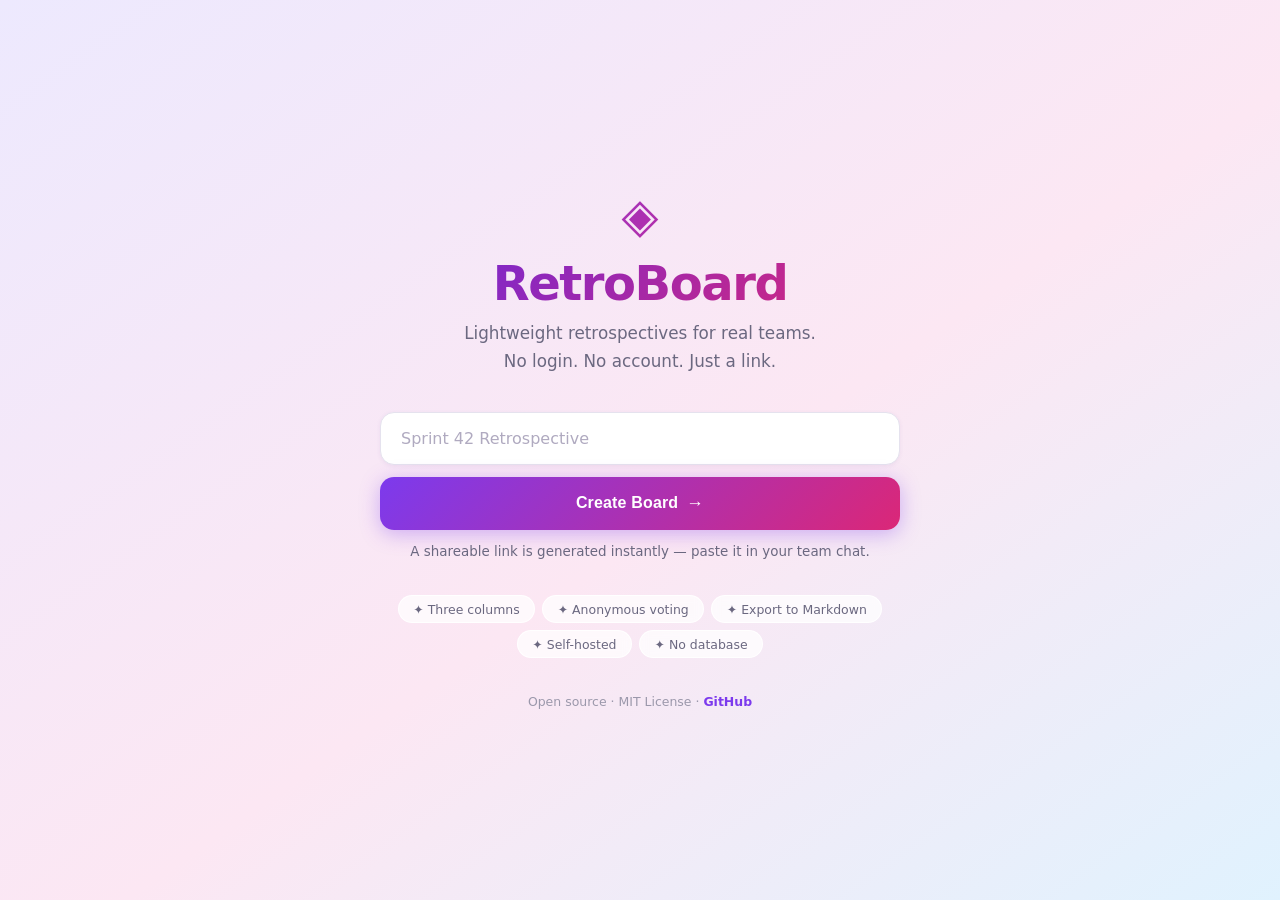
<file: templates/index.html>
<!DOCTYPE html>
<html lang="en">
<head>
  <meta charset="UTF-8" />
  <meta name="viewport" content="width=device-width, initial-scale=1.0"/>
  <title>RetroBoard — Run better retrospectives</title>
  <link rel="stylesheet" href="/static/style.css" />
</head>
<body class="landing-page">

  <div class="landing-wrapper">
    <div class="landing-hero">
      <div class="logo-mark">◈</div>
      <h1 class="landing-title">RetroBoard</h1>
      <p class="landing-sub">Lightweight retrospectives for real teams.<br>No login. No account. Just a link.</p>

      <form class="create-form" id="createForm">
        <input
          type="text"
          id="boardTitle"
          class="title-input"
          placeholder="Sprint 42 Retrospective"
          maxlength="80"
          autocomplete="off"
        />
        <button type="submit" class="btn-create" id="createBtn">
          <span class="btn-text">Create Board</span>
          <span class="btn-icon">→</span>
        </button>
      </form>

      <p class="landing-hint">A shareable link is generated instantly — paste it in your team chat.</p>
    </div>

    <div class="landing-features">
      <div class="feature-pill">✦ Three columns</div>
      <div class="feature-pill">✦ Anonymous voting</div>
      <div class="feature-pill">✦ Export to Markdown</div>
      <div class="feature-pill">✦ Self-hosted</div>
      <div class="feature-pill">✦ No database</div>
    </div>

    <footer class="landing-footer">
      Open source · MIT License ·
      <a href="https://github.com/2025sl93072/retroboard" target="_blank">GitHub</a>
    </footer>
  </div>

  <script>
    const form = document.getElementById('createForm');
    const btn  = document.getElementById('createBtn');

    form.addEventListener('submit', async (e) => {
      e.preventDefault();
      const title = document.getElementById('boardTitle').value.trim()
        || 'Sprint Retrospective';

      btn.disabled = true;
      btn.querySelector('.btn-text').textContent = 'Creating…';

      try {
        const res  = await fetch('/api/boards', {
          method: 'POST',
          headers: { 'Content-Type': 'application/json' },
          body: JSON.stringify({ title }),
        });
        const data = await res.json();
        window.location.href = `/board/${data.id}?facilitator=${data.facilitator_token}`;
      } catch {
        btn.disabled = false;
        btn.querySelector('.btn-text').textContent = 'Create Board';
        alert('Something went wrong. Please try again.');
      }
    });
  </script>
</body>
</html>
</file>
<file: static/style.css>
/* ── Reset & Base ──────────────────────────────────────────────────────────── */
*, *::before, *::after { box-sizing: border-box; margin: 0; padding: 0; }

:root {
  /* Brand */
  --brand:         #6d28d9;
  --brand-light:   #7c3aed;
  --brand-soft:    #f5f3ff;
  --brand-mid:     #ddd6fe;

  /* Column colours */
  --green:         #10b981;
  --green-soft:    #ecfdf5;
  --green-mid:     #a7f3d0;
  --green-dark:    #065f46;

  --rose:          #f43f5e;
  --rose-soft:     #fff1f2;
  --rose-mid:      #fecdd3;
  --rose-dark:     #9f1239;

  --violet:        #8b5cf6;
  --violet-soft:   #f5f3ff;
  --violet-mid:    #ddd6fe;
  --violet-dark:   #5b21b6;

  /* Neutrals */
  --bg:            #f7f6fb;
  --surface:       #ffffff;
  --surface-2:     #f2f1f8;
  --border:        #e5e2ee;
  --border-2:      #ccc8de;
  --text:          #18162a;
  --text-muted:    #6b6880;
  --text-subtle:   #9b98ab;

  /* Shadows */
  --shadow-sm:     0 1px 4px rgba(80,60,140,.07);
  --shadow-md:     0 4px 16px rgba(80,60,140,.10);
  --shadow-lg:     0 8px 32px rgba(80,60,140,.14);

  /* Shape */
  --radius:        14px;
  --radius-sm:     9px;
  --radius-xs:     6px;

  --font: 'Inter', 'Segoe UI', system-ui, -apple-system, sans-serif;
}

html { font-size: 16px; }

body {
  font-family: var(--font);
  background: var(--bg);
  color: var(--text);
  min-height: 100vh;
}

/* ── Landing Page ──────────────────────────────────────────────────────────── */
.landing-page {
  background: linear-gradient(145deg, #ede9fe 0%, #fce7f3 55%, #e0f2fe 100%);
  display: flex;
  align-items: center;
  justify-content: center;
  padding: 2rem;
  min-height: 100vh;
}

.landing-wrapper {
  max-width: 520px;
  width: 100%;
  text-align: center;
  animation: fadeUp .5s cubic-bezier(.34,1.2,.64,1) both;
}

.logo-mark {
  font-size: 3rem;
  line-height: 1;
  background: linear-gradient(135deg, var(--brand-light), #db2777);
  -webkit-background-clip: text;
  -webkit-text-fill-color: transparent;
  background-clip: text;
  margin-bottom: 1rem;
  display: block;
  animation: float 4s ease-in-out infinite;
}

@keyframes float {
  0%, 100% { transform: translateY(0);    }
  50%       { transform: translateY(-8px); }
}

.landing-title {
  font-size: 3rem;
  font-weight: 800;
  letter-spacing: -.03em;
  background: linear-gradient(135deg, #6d28d9, #db2777);
  -webkit-background-clip: text;
  -webkit-text-fill-color: transparent;
  background-clip: text;
  margin-bottom: .6rem;
}

.landing-sub {
  font-size: 1.05rem;
  color: var(--text-muted);
  line-height: 1.65;
  margin-bottom: 2.25rem;
}

.create-form {
  display: flex;
  flex-direction: column;
  gap: .75rem;
  margin-bottom: .9rem;
}

.title-input {
  width: 100%;
  padding: 1rem 1.25rem;
  border: 1.5px solid var(--border);
  border-radius: var(--radius);
  font-size: 1rem;
  font-family: var(--font);
  background: var(--surface);
  color: var(--text);
  outline: none;
  transition: border-color .2s, box-shadow .2s;
  box-shadow: var(--shadow-sm);
}

.title-input:focus {
  border-color: var(--brand-light);
  box-shadow: 0 0 0 4px rgba(124,58,237,.12);
}

.title-input::placeholder { color: #b0aac0; }

.btn-create {
  display: flex;
  align-items: center;
  justify-content: center;
  gap: .5rem;
  padding: 1rem 2rem;
  background: linear-gradient(135deg, #7c3aed, #db2777);
  color: #fff;
  border: none;
  border-radius: var(--radius);
  font-size: 1rem;
  font-weight: 600;
  cursor: pointer;
  transition: transform .15s, box-shadow .15s, opacity .15s;
  box-shadow: 0 4px 20px rgba(124,58,237,.35);
  letter-spacing: .01em;
}

.btn-create:hover  { transform: translateY(-2px); box-shadow: 0 8px 28px rgba(124,58,237,.45); }
.btn-create:active { transform: translateY(0); }
.btn-create:disabled { opacity: .6; cursor: not-allowed; transform: none; }

.btn-icon { font-size: 1.1rem; transition: transform .2s; }
.btn-create:hover .btn-icon { transform: translateX(4px); }

.landing-hint {
  font-size: .84rem;
  color: var(--text-muted);
  margin-bottom: 2.25rem;
}

.landing-features {
  display: flex;
  flex-wrap: wrap;
  justify-content: center;
  gap: .45rem;
  margin-bottom: 2.25rem;
}

.feature-pill {
  padding: .35rem .9rem;
  border-radius: 999px;
  background: rgba(255,255,255,.75);
  border: 1.5px solid rgba(255,255,255,.9);
  font-size: .78rem;
  color: var(--text-muted);
  font-weight: 500;
  backdrop-filter: blur(4px);
}

.landing-footer {
  font-size: .78rem;
  color: var(--text-subtle);
}

.landing-footer a {
  color: var(--brand-light);
  text-decoration: none;
  font-weight: 600;
}

.landing-footer a:hover { text-decoration: underline; }

/* ── Board Header ──────────────────────────────────────────────────────────── */
.board-page {
  display: flex;
  flex-direction: column;
  min-height: 100vh;
  background: var(--bg);
}

.board-header {
  display: flex;
  align-items: center;
  gap: 1rem;
  padding: .875rem 1.75rem;
  background: rgba(255,255,255,.85);
  backdrop-filter: blur(12px);
  -webkit-backdrop-filter: blur(12px);
  border-bottom: 1px solid var(--border);
  position: sticky;
  top: 0;
  z-index: 10;
  flex-wrap: wrap;
}

.logo-small {
  font-weight: 800;
  font-size: 1.05rem;
  text-decoration: none;
  background: linear-gradient(135deg, #7c3aed, #db2777);
  -webkit-background-clip: text;
  -webkit-text-fill-color: transparent;
  background-clip: text;
  white-space: nowrap;
  letter-spacing: -.01em;
}

.board-title {
  flex: 1;
  font-size: 1rem;
  font-weight: 600;
  color: var(--text);
  overflow: hidden;
  text-overflow: ellipsis;
  white-space: nowrap;
}

.header-actions {
  display: flex;
  align-items: center;
  gap: .6rem;
}

/* Presence badge */
.presence-badge {
  display: inline-flex;
  align-items: center;
  gap: .4rem;
  font-size: .75rem;
  font-weight: 600;
  color: #059669;
  background: #ecfdf5;
  border: 1px solid #a7f3d0;
  border-radius: 999px;
  padding: .28rem .75rem .28rem .55rem;
  white-space: nowrap;
  min-width: 7rem;
  letter-spacing: .01em;
}

.presence-badge::before {
  content: '';
  display: inline-block;
  width: 7px;
  height: 7px;
  border-radius: 50%;
  background: #10b981;
  box-shadow: 0 0 0 2px rgba(16,185,129,.25);
  animation: pulse-dot 2s ease-in-out infinite;
  flex-shrink: 0;
}

@keyframes pulse-dot {
  0%, 100% { box-shadow: 0 0 0 2px rgba(16,185,129,.25); }
  50%       { box-shadow: 0 0 0 5px rgba(16,185,129,.10); }
}

/* Header buttons */
.btn-copy, .btn-export {
  display: inline-flex;
  align-items: center;
  gap: .4rem;
  padding: .42rem 1rem;
  border-radius: 999px;
  font-size: .8rem;
  font-weight: 600;
  cursor: pointer;
  transition: background .15s, box-shadow .15s, transform .1s;
  text-decoration: none;
  letter-spacing: .01em;
  white-space: nowrap;
}

.btn-copy {
  background: var(--brand-soft);
  color: var(--brand);
  border: 1.5px solid var(--brand-mid);
}

.btn-copy:hover {
  background: var(--brand-mid);
  box-shadow: 0 2px 10px rgba(109,40,217,.15);
  transform: translateY(-1px);
}

.btn-export {
  background: linear-gradient(135deg, #7c3aed, #db2777);
  color: #fff;
  border: none;
  box-shadow: 0 2px 10px rgba(124,58,237,.25);
}

.btn-export:hover {
  box-shadow: 0 4px 16px rgba(124,58,237,.4);
  transform: translateY(-1px);
}

/* ── Columns ───────────────────────────────────────────────────────────────── */
.columns-wrapper {
  display: grid;
  grid-template-columns: repeat(3, 1fr);
  gap: 1.25rem;
  padding: 1.5rem 1.75rem;
  flex: 1;
  align-items: start;
}

.column {
  background: var(--surface);
  border-radius: var(--radius);
  border: 1px solid var(--border);
  display: flex;
  flex-direction: column;
  overflow: hidden;
  box-shadow: var(--shadow-sm);
  transition: box-shadow .2s;
}

.column:hover { box-shadow: var(--shadow-md); }

.column-header {
  display: flex;
  align-items: center;
  gap: .6rem;
  padding: .875rem 1.125rem;
  border-bottom: 1px solid var(--border);
}

.col-green  { background: var(--green-soft);  border-bottom-color: var(--green-mid); }
.col-pink   { background: var(--rose-soft);   border-bottom-color: var(--rose-mid);  }
.col-purple { background: var(--violet-soft); border-bottom-color: var(--violet-mid); }

.col-green  h2 { color: var(--green-dark); }
.col-pink   h2 { color: var(--rose-dark);  }
.col-purple h2 { color: var(--violet-dark); }

.col-icon { font-size: .95rem; }
.col-green  .col-icon { color: var(--green);  }
.col-pink   .col-icon { color: var(--rose);   }
.col-purple .col-icon { color: var(--violet); }

.column-header h2 {
  flex: 1;
  font-size: .88rem;
  font-weight: 700;
  letter-spacing: .01em;
}

.note-count {
  font-size: .7rem;
  font-weight: 700;
  padding: .18rem .52rem;
  border-radius: 999px;
  background: rgba(0,0,0,.08);
  color: inherit;
  min-width: 1.4rem;
  text-align: center;
}

/* ── Notes ─────────────────────────────────────────────────────────────────── */
.notes-list {
  display: flex;
  flex-direction: column;
  gap: .6rem;
  padding: .875rem;
  min-height: 72px;
}

.note-card {
  background: var(--surface);
  border: 1px solid var(--border);
  border-radius: var(--radius-sm);
  padding: .75rem .875rem;
  display: flex;
  flex-direction: column;
  gap: .5rem;
  box-shadow: var(--shadow-sm);
  transition: box-shadow .2s, transform .15s;
}

.note-card.is-new {
  animation: slideIn .22s cubic-bezier(.34,1.4,.64,1) both;
}

.note-card:hover {
  box-shadow: var(--shadow-md);
  transform: translateY(-1px);
}

@keyframes slideIn {
  from { opacity: 0; transform: translateY(10px) scale(.98); }
  to   { opacity: 1; transform: translateY(0)    scale(1);   }
}

@keyframes popIn {
  0%   { transform: scale(1);    }
  40%  { transform: scale(1.2);  }
  100% { transform: scale(1);    }
}

@keyframes fadeUp {
  from { opacity: 0; transform: translateY(16px); }
  to   { opacity: 1; transform: translateY(0);    }
}

.note-text {
  font-size: .875rem;
  line-height: 1.55;
  color: var(--text);
  word-break: break-word;
}

.note-actions {
  display: flex;
  align-items: center;
  gap: .4rem;
  justify-content: flex-end;
}

.btn-vote {
  display: inline-flex;
  align-items: center;
  gap: .3rem;
  padding: .28rem .65rem;
  border-radius: 999px;
  border: 1.5px solid var(--border);
  background: var(--surface-2);
  font-size: .78rem;
  font-weight: 700;
  cursor: pointer;
  transition: background .15s, transform .1s, border-color .15s, color .15s;
  color: var(--text-muted);
}

.btn-vote:hover {
  background: var(--violet-soft);
  border-color: var(--violet-mid);
  color: var(--violet-dark);
  transform: scale(1.06);
}

.btn-vote.voted {
  background: var(--violet-soft);
  border-color: var(--violet);
  color: var(--violet-dark);
  box-shadow: 0 0 0 3px rgba(139,92,246,.12);
}

.btn-vote.pop {
  animation: popIn .28s cubic-bezier(.34,1.56,.64,1);
}

.vote-count { font-variant-numeric: tabular-nums; }

.btn-delete {
  background: none;
  border: none;
  cursor: pointer;
  color: var(--border-2);
  font-size: .9rem;
  padding: .2rem .4rem;
  border-radius: var(--radius-xs);
  transition: color .15s, background .15s;
  line-height: 1;
}

.btn-delete:hover { color: #ef4444; background: #fef2f2; }

.empty-state {
  text-align: center;
  color: var(--text-subtle);
  font-size: .82rem;
  padding: 1.5rem .5rem;
  font-style: italic;
}

/* ── Add Note Area ─────────────────────────────────────────────────────────── */
.add-note-area {
  padding: .75rem .875rem 1rem;
  display: flex;
  flex-direction: column;
  gap: .5rem;
  border-top: 1px solid var(--border);
  background: var(--surface-2);
}

.note-input {
  width: 100%;
  padding: .6rem .8rem;
  border: 1.5px solid var(--border);
  border-radius: var(--radius-sm);
  font-size: .875rem;
  font-family: var(--font);
  resize: none;
  background: var(--surface);
  color: var(--text);
  outline: none;
  transition: border-color .2s, box-shadow .2s;
}

.note-input:focus {
  border-color: var(--brand-light);
  box-shadow: 0 0 0 3px rgba(124,58,237,.1);
}

.note-input::placeholder { color: #c0bbd0; }

.btn-add {
  align-self: flex-end;
  padding: .4rem 1rem;
  border-radius: 999px;
  border: none;
  background: linear-gradient(135deg, #7c3aed, #db2777);
  color: #fff;
  font-size: .8rem;
  font-weight: 600;
  cursor: pointer;
  transition: transform .1s, box-shadow .1s, opacity .15s;
  box-shadow: 0 2px 8px rgba(124,58,237,.28);
  letter-spacing: .01em;
}

.btn-add:hover  { transform: translateY(-1px); box-shadow: 0 4px 14px rgba(124,58,237,.4); }
.btn-add:active { transform: translateY(0); }
.btn-add:disabled { opacity: .45; cursor: not-allowed; }

/* ── Toast ─────────────────────────────────────────────────────────────────── */
.toast {
  position: fixed;
  bottom: 1.75rem;
  left: 50%;
  transform: translateX(-50%) translateY(72px);
  background: #18162a;
  color: #fff;
  padding: .6rem 1.4rem;
  border-radius: 999px;
  font-size: .84rem;
  font-weight: 500;
  box-shadow: 0 4px 24px rgba(0,0,0,.22);
  transition: transform .28s cubic-bezier(.34,1.56,.64,1), opacity .25s;
  opacity: 0;
  pointer-events: none;
  z-index: 100;
  white-space: nowrap;
}

.toast.show {
  transform: translateX(-50%) translateY(0);
  opacity: 1;
}

/* ── Responsive ────────────────────────────────────────────────────────────── */
@media (max-width: 900px) {
  .columns-wrapper { grid-template-columns: 1fr; }
}

@media (max-width: 600px) {
  .board-header {
    gap: .5rem;
    padding: .75rem 1rem;
  }

  .board-title {
    width: 100%;
    flex: none;
    order: 3;
    font-size: .95rem;
  }

  .header-actions { margin-left: auto; }

  .columns-wrapper { padding: 1rem .875rem; gap: .875rem; }

  .btn-copy, .btn-export { padding: .4rem .8rem; font-size: .77rem; }

  .landing-title { font-size: 2.2rem; }
  .logo-mark     { font-size: 2.4rem; }
}

/* ── Facilitator Bar ───────────────────────────────────────────────────────── */
.facilitator-bar {
  display: flex;
  align-items: center;
  flex-wrap: wrap;
  gap: .6rem .9rem;
  padding: .6rem 1.75rem;
  background: linear-gradient(90deg, #1e1b4b, #312e81);
  border-bottom: 1px solid rgba(255,255,255,.08);
  position: sticky;
  top: 54px;
  z-index: 9;
}

.fac-badge {
  font-size: .75rem;
  font-weight: 700;
  color: #c4b5fd;
  letter-spacing: .05em;
  text-transform: uppercase;
  white-space: nowrap;
  padding: .2rem .6rem;
  border: 1px solid rgba(196,181,253,.3);
  border-radius: 999px;
}

.fac-group {
  display: flex;
  align-items: center;
  gap: .35rem;
}

.fac-label {
  font-size: .72rem;
  font-weight: 600;
  color: rgba(255,255,255,.45);
  letter-spacing: .04em;
  text-transform: uppercase;
  margin-right: .15rem;
}

.btn-phase {
  padding: .28rem .75rem;
  border-radius: 999px;
  border: 1.5px solid rgba(255,255,255,.18);
  background: rgba(255,255,255,.07);
  color: rgba(255,255,255,.65);
  font-size: .76rem;
  font-weight: 600;
  cursor: pointer;
  transition: background .15s, color .15s, border-color .15s;
  white-space: nowrap;
}

.btn-phase:hover {
  background: rgba(255,255,255,.14);
  color: #fff;
}

.btn-phase.active {
  background: #fff;
  color: #312e81;
  border-color: #fff;
}

.btn-fac-toggle {
  padding: .28rem .8rem;
  border-radius: 999px;
  border: 1.5px solid rgba(255,255,255,.18);
  background: rgba(255,255,255,.07);
  color: rgba(255,255,255,.75);
  font-size: .76rem;
  font-weight: 600;
  cursor: pointer;
  transition: background .15s, color .15s, border-color .15s, box-shadow .15s;
  white-space: nowrap;
}

.btn-fac-toggle:hover {
  background: rgba(255,255,255,.14);
  color: #fff;
}

.btn-fac-toggle.active {
  background: #10b981;
  border-color: #10b981;
  color: #fff;
  box-shadow: 0 0 0 3px rgba(16,185,129,.25);
}

.btn-fac-toggle.active-lock {
  background: #f43f5e;
  border-color: #f43f5e;
  color: #fff;
  box-shadow: 0 0 0 3px rgba(244,63,94,.25);
}

.btn-fac-timer {
  padding: .22rem .6rem;
  border-radius: 999px;
  border: 1.5px solid rgba(255,255,255,.18);
  background: rgba(255,255,255,.07);
  color: rgba(255,255,255,.65);
  font-size: .73rem;
  font-weight: 600;
  cursor: pointer;
  transition: background .15s, color .15s;
}

.btn-fac-timer:hover { background: rgba(255,255,255,.14); color: #fff; }

.btn-fac-timer-stop {
  color: #fca5a5;
  border-color: rgba(252,165,165,.3);
}

.btn-fac-timer-stop:hover { background: rgba(239,68,68,.2); color: #fca5a5; }

.btn-fac-copy {
  margin-left: auto;
  padding: .28rem .8rem;
  border-radius: 999px;
  border: 1.5px solid rgba(255,255,255,.18);
  background: rgba(255,255,255,.07);
  color: rgba(255,255,255,.65);
  font-size: .73rem;
  font-weight: 600;
  cursor: pointer;
  transition: background .15s, color .15s;
  white-space: nowrap;
}

.btn-fac-copy:hover { background: rgba(255,255,255,.14); color: #fff; }

/* ── Status Banner ─────────────────────────────────────────────────────────── */
.status-banner {
  display: flex;
  align-items: center;
  gap: .75rem;
  padding: .4rem 1.75rem;
  background: rgba(255,255,255,.6);
  backdrop-filter: blur(8px);
  border-bottom: 1px solid var(--border);
}

.phase-chip {
  display: inline-flex;
  align-items: center;
  padding: .2rem .7rem;
  border-radius: 999px;
  font-size: .73rem;
  font-weight: 700;
  letter-spacing: .04em;
  text-transform: uppercase;
}

.phase-chip.phase-collecting {
  background: #ecfdf5;
  color: #065f46;
  border: 1px solid #a7f3d0;
}

.phase-chip.phase-voting {
  background: #f5f3ff;
  color: #5b21b6;
  border: 1px solid #ddd6fe;
}

.phase-chip.phase-discussing {
  background: #fff7ed;
  color: #9a3412;
  border: 1px solid #fed7aa;
}

.timer-countdown {
  font-size: .82rem;
  font-weight: 700;
  font-variant-numeric: tabular-nums;
  color: var(--text-muted);
  font-family: 'Courier New', monospace;
}

/* ── Hidden Notes ──────────────────────────────────────────────────────────── */
.note-card.hidden-note {
  background: var(--surface-2);
  border-color: var(--border);
  opacity: .75;
}

.note-hidden-placeholder {
  color: var(--text-subtle) !important;
  font-style: italic;
  font-size: .82rem !important;
}
</file>
